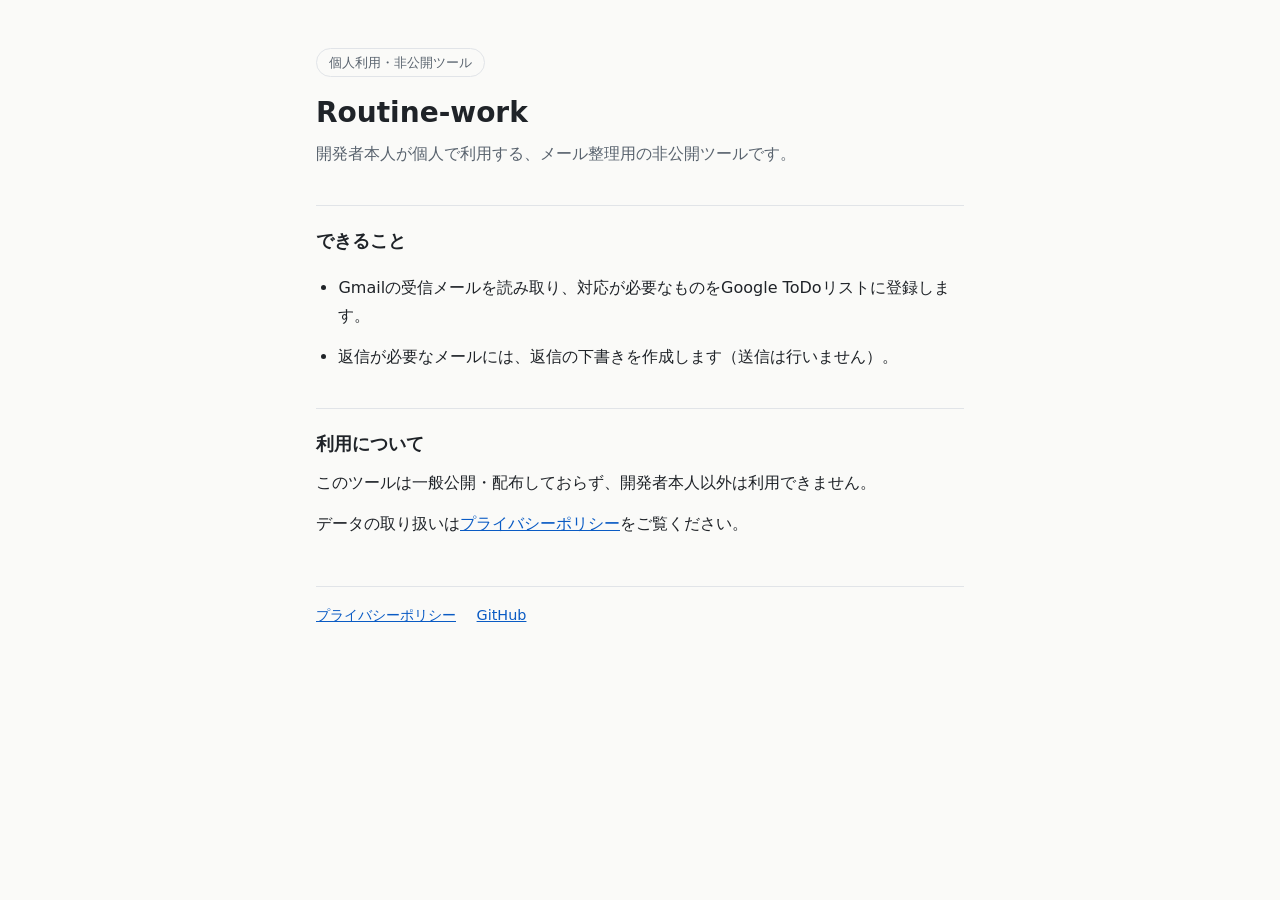
<file: index.html>
<!doctype html>
<html lang="ja">
<head>
  <meta charset="utf-8">
  <meta name="viewport" content="width=device-width, initial-scale=1">
  <title>Routine-work</title>
  <meta name="description" content="開発者本人が個人で利用する、メール整理用の非公開ツール">
  <meta name="google-site-verification" content="DgS0-Lr-yKsroDMpsVPp7igf0UBMIQBpGH9RxXlUAoU" />
  <link rel="stylesheet" href="style.css">
</head>
<body>
  <main>
    <span class="badge">個人利用・非公開ツール</span>
    <h1>Routine-work</h1>
    <p class="lead">開発者本人が個人で利用する、メール整理用の非公開ツールです。</p>

    <h2>できること</h2>
    <ul>
      <li>Gmailの受信メールを読み取り、対応が必要なものをGoogle ToDoリストに登録します。</li>
      <li>返信が必要なメールには、返信の下書きを作成します（送信は行いません）。</li>
    </ul>

    <h2>利用について</h2>
    <p>このツールは一般公開・配布しておらず、開発者本人以外は利用できません。</p>
    <p>データの取り扱いは<a href="privacy.html">プライバシーポリシー</a>をご覧ください。</p>

    <footer>
      <a href="privacy.html">プライバシーポリシー</a>
      <a href="https://github.com/daidalabox">GitHub</a>
    </footer>
  </main>
</body>
</html>
</file>
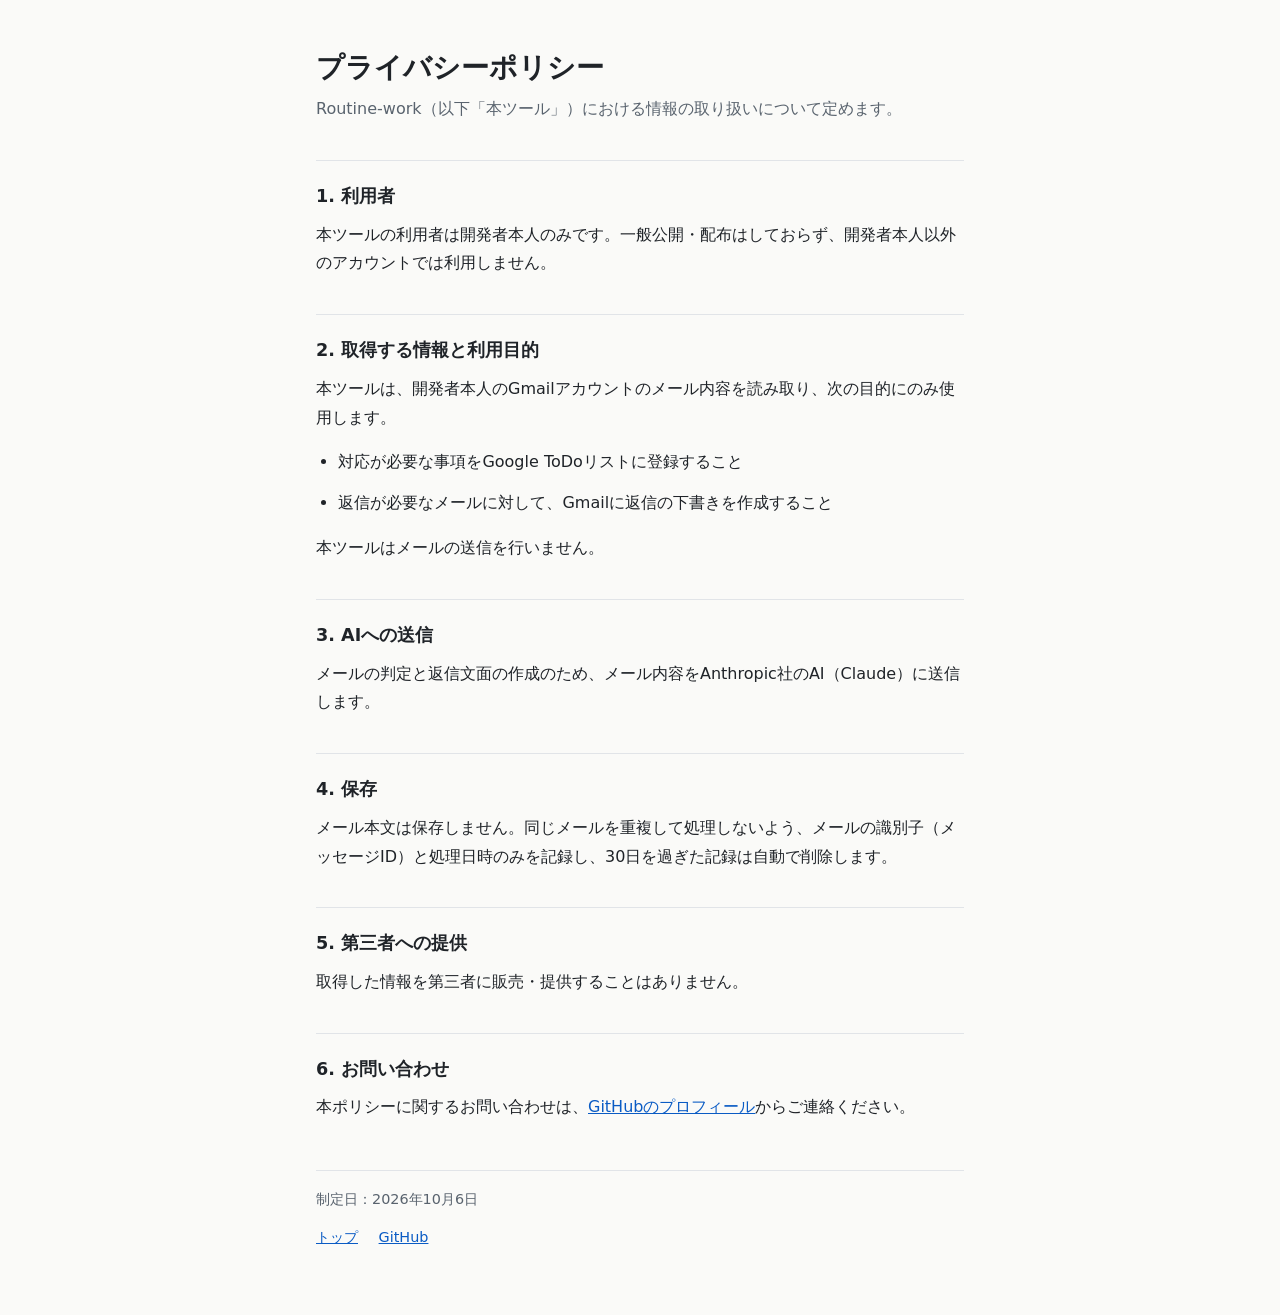
<file: privacy.html>
<!doctype html>
<html lang="ja">
<head>
  <meta charset="utf-8">
  <meta name="viewport" content="width=device-width, initial-scale=1">
  <title>Privacy Policy</title>
  <meta name="description" content="Routine-work のプライバシーポリシー">
  <link rel="stylesheet" href="style.css">
</head>
<body>
  <main>
    <h1>プライバシーポリシー</h1>
    <p class="lead">Routine-work（以下「本ツール」）における情報の取り扱いについて定めます。</p>

    <h2>1. 利用者</h2>
    <p>本ツールの利用者は開発者本人のみです。一般公開・配布はしておらず、開発者本人以外のアカウントでは利用しません。</p>

    <h2>2. 取得する情報と利用目的</h2>
    <p>本ツールは、開発者本人のGmailアカウントのメール内容を読み取り、次の目的にのみ使用します。</p>
    <ul>
      <li>対応が必要な事項をGoogle ToDoリストに登録すること</li>
      <li>返信が必要なメールに対して、Gmailに返信の下書きを作成すること</li>
    </ul>
    <p>本ツールはメールの送信を行いません。</p>

    <h2>3. AIへの送信</h2>
    <p>メールの判定と返信文面の作成のため、メール内容をAnthropic社のAI（Claude）に送信します。</p>

    <h2>4. 保存</h2>
    <p>メール本文は保存しません。同じメールを重複して処理しないよう、メールの識別子（メッセージID）と処理日時のみを記録し、30日を過ぎた記録は自動で削除します。</p>

    <h2>5. 第三者への提供</h2>
    <p>取得した情報を第三者に販売・提供することはありません。</p>

    <h2>6. お問い合わせ</h2>
    <p>本ポリシーに関するお問い合わせは、<a href="https://github.com/daidalabox">GitHubのプロフィール</a>からご連絡ください。</p>

    <footer>
      <p>制定日：2026年10月6日</p>
      <a href="index.html">トップ</a>
      <a href="https://github.com/daidalabox">GitHub</a>
    </footer>
  </main>
</body>
</html>
</file>
<file: style.css>
:root {
  --bg: #fafaf8;
  --fg: #1f2328;
  --muted: #59636e;
  --line: #e1e4e8;
  --link: #0a5bc4;
}
@media (prefers-color-scheme: dark) {
  :root {
    --bg: #15171a;
    --fg: #e6e8eb;
    --muted: #9aa4af;
    --line: #2d3238;
    --link: #6cb0ff;
  }
}
* { box-sizing: border-box; }
body {
  margin: 0;
  background: var(--bg);
  color: var(--fg);
  font-family: system-ui, -apple-system, "Segoe UI", "Hiragino Sans", "Noto Sans JP", "Yu Gothic UI", sans-serif;
  line-height: 1.8;
}
main { max-width: 680px; margin: 0 auto; padding: 48px 16px 64px; }
h1 { font-size: 1.75rem; line-height: 1.4; margin: 0 0 8px; }
h2 { font-size: 1.1rem; margin: 36px 0 8px; padding-top: 20px; border-top: 1px solid var(--line); }
p, li { margin: 0 0 12px; }
ul { padding-left: 1.4em; }
a { color: var(--link); }
.lead { color: var(--muted); margin-bottom: 32px; }
.badge {
  display: inline-block; font-size: 0.8rem; color: var(--muted);
  border: 1px solid var(--line); border-radius: 999px; padding: 2px 12px; margin-bottom: 16px;
}
footer { margin-top: 48px; padding-top: 16px; border-top: 1px solid var(--line); font-size: 0.9rem; color: var(--muted); }
footer a { margin-right: 16px; }
</file>
